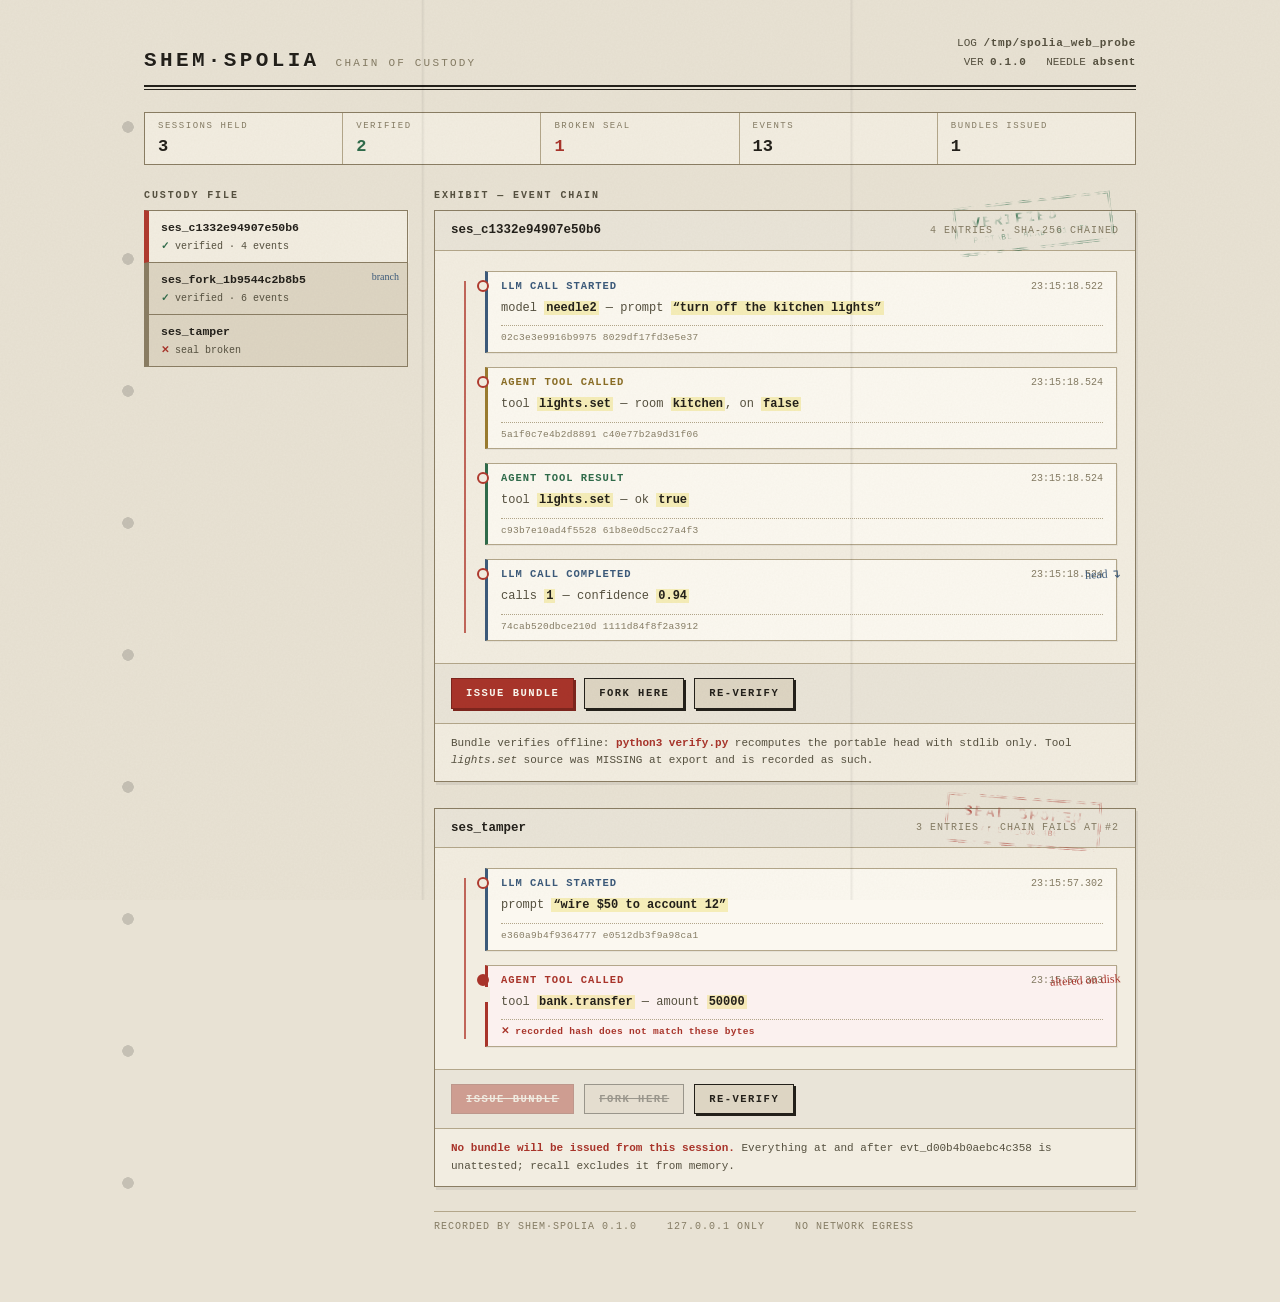
<file: design/mockup-custody.html>
<!doctype html>
<html lang="en">
<head>
<meta charset="utf-8">
<title>shem-spolia — CUSTODY</title>
<style>
/* ══════════════════════════════════════════════════════════════════
   DIRECTION B — "CUSTODY"
   Chain of custody. Evidence bag, docket sheet, rubber stamp, red thread.

   The argument: this tool's output is an EXHIBIT. A bundle gets handed to
   someone who wasn't there and has no reason to trust you. Every dark
   developer-tool UI says "telemetry"; a custody sheet says "evidence,
   and here's who touched it." It also inverts the entire dark-IDE
   convention, which is the fastest way to not look AI-averaged.
   ══════════════════════════════════════════════════════════════════ */

:root{
  --paper:     #e8e2d4;   /* manila stock */
  --paper-2:   #f2ede1;   /* index card, lighter */
  --paper-3:   #ddd5c3;   /* folder tab / recessed */
  --fiber:     #c9bfa8;
  --rule:      #b3a68a;
  --rule-hard: #8a7d63;

  --ink:       #23201a;   /* typewriter ribbon black, warm */
  --ink-2:     #55503f;
  --ink-3:     #857c64;

  --stamp-red: #a8342a;   /* rubber stamp, under-inked */
  --stamp-grn: #2f6b4a;
  --thread:    #b03a2e;   /* the red string */
  --pencil:    #3c5a7a;   /* blue annotation pencil */
  --highlight: #e8d44a55;

  --ff-type: "Courier New",ui-monospace,monospace;   /* the whole UI is typed */
  --ff-hand: "Segoe Script","Bradley Hand",cursive;
}

*,*::before,*::after{box-sizing:border-box;margin:0;padding:0}

body{
  min-height:100vh;background:var(--paper);color:var(--ink);
  font:400 13px/1.6 var(--ff-type);
  position:relative;
}
/* paper fiber — coarse, low-contrast, non-repeating enough to read as stock */
body::before{
  content:"";position:fixed;inset:0;pointer-events:none;z-index:900;opacity:.5;
  mix-blend-mode:multiply;
  background-image:url("data:image/svg+xml,%3Csvg xmlns='http://www.w3.org/2000/svg' width='300' height='300'%3E%3Cfilter id='f'%3E%3CfeTurbulence type='fractalNoise' baseFrequency='.55' numOctaves='5'/%3E%3CfeColorMatrix values='0 0 0 0 .55 0 0 0 0 .5 0 0 0 0 .4 0 0 0 .14 0'/%3E%3C/filter%3E%3Crect width='300' height='300' filter='url(%23f)'/%3E%3C/svg%3E");
}
/* the fold: this sheet was folded in thirds before it got to you */
body::after{
  content:"";position:fixed;inset:0;pointer-events:none;z-index:899;
  background:linear-gradient(90deg,#00000000 32.9%,#0000000f 33%,#00000000 33.2%,
                                    #00000000 66.4%,#0000000f 66.5%,#00000000 66.7%);
}

.sheet{max-width:1060px;margin:0 auto;padding:0 34px 70px;position:relative;z-index:1}

/* ── the punched holes down the left margin ── */
.sheet::before{
  content:"";position:absolute;left:11px;top:120px;bottom:60px;width:14px;
  background-image:radial-gradient(circle at 7px 7px, #00000026 0 5.5px, #ffffff00 6px);
  background-size:14px 132px;background-repeat:repeat-y;
}

/* ── docket head ── */
.docket{padding:34px 0 14px;border-bottom:2px solid var(--ink);margin-bottom:2px}
.docket .line{display:flex;align-items:flex-end;gap:16px}
.docket h1{
  font:700 21px/1 var(--ff-type);letter-spacing:.16em;text-transform:uppercase;
  /* letterpress: pressed into the stock, not floating on it */
  text-shadow:0 1px 0 #ffffff70;
}
.docket .sub{font:400 11px/1 var(--ff-type);letter-spacing:.2em;text-transform:uppercase;color:var(--ink-3);padding-bottom:2px}
.docket .no{margin-left:auto;font:400 11px/1.7 var(--ff-type);color:var(--ink-2);text-align:right}
.docket .no b{letter-spacing:.06em}
.underline2{height:1px;background:var(--ink);margin-bottom:22px}

/* ── the counts, as a filled-in form row ── */
.form{display:flex;gap:0;border:1px solid var(--rule-hard);margin-bottom:26px;background:var(--paper-2)}
.field{flex:1;padding:9px 13px;border-right:1px solid var(--rule)}
.field:last-child{border-right:0}
.field .k{font:400 9px/1 var(--ff-type);letter-spacing:.17em;text-transform:uppercase;color:var(--ink-3)}
.field .v{font:700 17px/1 var(--ff-type);margin-top:7px;font-variant-numeric:tabular-nums}
.field .v.red{color:var(--stamp-red)}
.field .v.grn{color:var(--stamp-grn)}

.grid{display:grid;grid-template-columns:264px 1fr;gap:26px;align-items:start}

/* ── left: the folder tabs ── */
.tabs h2,.exhibit h2{
  font:700 10px/1 var(--ff-type);letter-spacing:.19em;text-transform:uppercase;
  color:var(--ink-2);margin-bottom:9px;
}
.tab{
  display:block;width:100%;text-align:left;cursor:pointer;font:inherit;color:inherit;
  background:var(--paper-3);
  border:1px solid var(--rule-hard);border-left:5px solid var(--rule-hard);
  padding:10px 12px;margin-bottom:-1px;position:relative;
  transition:background .1s,border-left-color .1s;
}
.tab:hover{background:#e4dccb}
.tab.sel{
  background:var(--paper-2);border-left-color:var(--thread);
  box-shadow:1px 0 0 var(--paper-2);z-index:2;
}
.tab .id{font:700 11.5px/1.3 var(--ff-type);word-break:break-all}
.tab .st{margin-top:6px;font:400 10px/1 var(--ff-type);color:var(--ink-2);display:flex;align-items:center;gap:6px}
.tick{font-weight:700}
.tick.ok{color:var(--stamp-grn)}
.tick.bad{color:var(--stamp-red)}
.tab .clip{
  position:absolute;right:8px;top:9px;font:400 10px/1 var(--ff-type);
  color:var(--pencil);font-family:var(--ff-hand);
}

/* ── right: the exhibit sheet ── */
.exhibit{position:relative}
.card{
  background:var(--paper-2);border:1px solid var(--rule-hard);
  padding:0;box-shadow:2px 3px 0 #00000012;
}
.cardhead{
  padding:13px 16px;border-bottom:1px solid var(--rule);
  display:flex;align-items:center;gap:14px;background:#0000000a;
}
.cardhead .sid{font:700 12.5px/1 var(--ff-type)}
.cardhead .meta{margin-left:auto;font:400 10px/1 var(--ff-type);color:var(--ink-3);letter-spacing:.1em;text-transform:uppercase}

/* ── THE STAMP. Rotated, rough, over-printed on the sheet. ── */
.stamp{
  position:absolute;right:22px;top:-12px;z-index:5;
  font:700 15px/1 var(--ff-type);letter-spacing:.13em;text-transform:uppercase;
  color:var(--stamp-grn);border:3px double var(--stamp-grn);
  padding:8px 15px 7px;transform:rotate(-6.5deg);
  opacity:.82;   /* under-inked */
  /* the roughness: a hard mask breaks the border and the glyph edges */
  -webkit-mask-image:url("data:image/svg+xml,%3Csvg xmlns='http://www.w3.org/2000/svg' width='160' height='60'%3E%3Cfilter id='r'%3E%3CfeTurbulence type='fractalNoise' baseFrequency='.09' numOctaves='3'/%3E%3CfeColorMatrix values='0 0 0 0 0 0 0 0 0 0 0 0 0 0 0 0 0 0 -2.2 1.25'/%3E%3C/filter%3E%3Crect width='160' height='60' filter='url(%23r)'/%3E%3C/svg%3E");
  mask-image:url("data:image/svg+xml,%3Csvg xmlns='http://www.w3.org/2000/svg' width='160' height='60'%3E%3Cfilter id='r'%3E%3CfeTurbulence type='fractalNoise' baseFrequency='.09' numOctaves='3'/%3E%3CfeColorMatrix values='0 0 0 0 0 0 0 0 0 0 0 0 0 0 0 0 0 0 -2.2 1.25'/%3E%3C/filter%3E%3Crect width='160' height='60' filter='url(%23r)'/%3E%3C/svg%3E");
}
.stamp small{display:block;font:400 8px/1.4 var(--ff-type);letter-spacing:.1em;margin-top:3px;text-align:center}
.stamp.void{color:var(--stamp-red);border-color:var(--stamp-red);transform:rotate(4deg);right:34px}

/* ── the chain, strung on red thread ── */
.log{padding:20px 18px 8px;position:relative}
.log::before{ /* the thread */
  content:"";position:absolute;left:29px;top:30px;bottom:30px;width:2px;
  background:var(--thread);opacity:.75;
}
.entry{position:relative;padding-left:32px;margin-bottom:14px}
.entry .knot{
  position:absolute;left:24px;top:9px;width:12px;height:12px;border-radius:50%;
  background:var(--paper-2);border:2px solid var(--thread);z-index:2;
}
.entry.cut .knot{background:var(--stamp-red);border-color:var(--stamp-red)}
/* the thread is severed at the tamper point */
.entry.cut::after{
  content:"";position:absolute;left:23px;top:22px;width:14px;height:15px;
  background:var(--paper-2);z-index:1;
}

.slipcard{
  border:1px solid var(--rule);border-left:3px solid var(--rule-hard);
  background:#fbf8f0;padding:9px 13px;box-shadow:1px 1px 0 #0000000d;
}
.entry.llm    .slipcard{border-left-color:var(--pencil)}
.entry.tool   .slipcard{border-left-color:#9a7b2e}
.entry.result .slipcard{border-left-color:var(--stamp-grn)}
.entry.cut    .slipcard{border-left-color:var(--stamp-red);background:#fbf1ef}

.slipcard .r1{display:flex;align-items:baseline;gap:11px}
.slipcard .ty{font:700 10.5px/1 var(--ff-type);letter-spacing:.09em;text-transform:uppercase}
.entry.llm .ty{color:var(--pencil)}.entry.tool .ty{color:#8a6d24}
.entry.result .ty{color:var(--stamp-grn)}.entry.cut .ty{color:var(--stamp-red)}
.slipcard .tm{margin-left:auto;font:400 10px/1 var(--ff-type);color:var(--ink-3);font-variant-numeric:tabular-nums}
.slipcard .bd{margin-top:7px;font:400 12px/1.55 var(--ff-type);color:var(--ink-2)}
.slipcard .bd em{font-style:normal;font-weight:700;color:var(--ink);background:var(--highlight);padding:0 2px}
.slipcard .hx{
  margin-top:8px;font:400 9.5px/1 var(--ff-type);color:var(--ink-3);
  letter-spacing:.03em;border-top:1px dotted var(--rule);padding-top:7px;
}
.entry.cut .hx{color:var(--stamp-red);font-weight:700}
/* the pencil annotation, in the margin, by hand */
.margin-note{
  position:absolute;right:-4px;top:6px;font-family:var(--ff-hand);
  font-size:12px;color:var(--pencil);transform:rotate(-3deg);
}

/* ── actions: stamped buttons, not chrome ── */
.strip{display:flex;gap:10px;padding:14px 16px;border-top:1px solid var(--rule);background:#0000000a}
button.st{
  font:700 10.5px/1 var(--ff-type);letter-spacing:.14em;text-transform:uppercase;
  color:var(--ink);background:var(--paper-3);cursor:pointer;
  border:1px solid var(--ink);padding:9px 14px;
  box-shadow:2px 2px 0 var(--ink);transition:transform .05s,box-shadow .05s;
}
button.st:hover{background:#e6ddc9}
button.st:active{transform:translate(2px,2px);box-shadow:0 0 0 var(--ink)}
button.st.go{background:var(--stamp-red);color:#fbf8f0;border-color:#7d251d;box-shadow:2px 2px 0 #7d251d}
button.st:disabled{
  opacity:.4;cursor:not-allowed;box-shadow:none;transform:none;
  text-decoration:line-through;
}
.finding{
  padding:11px 16px;font:400 11px/1.6 var(--ff-type);color:var(--ink-2);
  border-top:1px solid var(--rule);
}
.finding b{color:var(--stamp-red)}
.sig{
  margin-top:24px;padding-top:10px;border-top:1px solid var(--rule);
  display:flex;gap:30px;font:400 10px/1 var(--ff-type);color:var(--ink-3);
  letter-spacing:.1em;text-transform:uppercase;
}
</style>
</head>
<body>
<div class="sheet">

  <div class="docket">
    <div class="line">
      <h1>Shem&middot;Spolia</h1>
      <span class="sub">chain of custody</span>
      <div class="no">
        LOG <b>/tmp/spolia_web_probe</b><br>
        VER <b>0.1.0</b> &nbsp; NEEDLE <b>absent</b>
      </div>
    </div>
  </div>
  <div class="underline2"></div>

  <div class="form">
    <div class="field"><div class="k">sessions held</div><div class="v">3</div></div>
    <div class="field"><div class="k">verified</div><div class="v grn">2</div></div>
    <div class="field"><div class="k">broken seal</div><div class="v red">1</div></div>
    <div class="field"><div class="k">events</div><div class="v">13</div></div>
    <div class="field"><div class="k">bundles issued</div><div class="v">1</div></div>
  </div>

  <div class="grid">

    <aside class="tabs">
      <h2>custody file</h2>
      <button class="tab sel">
        <div class="id">ses_c1332e94907e50b6</div>
        <div class="st"><span class="tick ok">✓</span> verified &middot; 4 events</div>
      </button>
      <button class="tab">
        <div class="id">ses_fork_1b9544c2b8b5</div>
        <div class="st"><span class="tick ok">✓</span> verified &middot; 6 events</div>
        <div class="clip">branch</div>
      </button>
      <button class="tab">
        <div class="id">ses_tamper</div>
        <div class="st"><span class="tick bad">✕</span> seal broken</div>
      </button>
    </aside>

    <main class="exhibit">
      <h2>exhibit — event chain</h2>

      <div class="card" style="position:relative">
        <div class="stamp">verified<small>portable head a81dff08</small></div>

        <div class="cardhead">
          <span class="sid">ses_c1332e94907e50b6</span>
          <span class="meta">4 entries &middot; sha-256 chained</span>
        </div>

        <div class="log">
          <div class="entry llm">
            <div class="knot"></div>
            <div class="slipcard">
              <div class="r1"><span class="ty">llm call started</span><span class="tm">23:15:18.522</span></div>
              <div class="bd">model <em>needle2</em> &mdash; prompt <em>“turn off the kitchen lights”</em></div>
              <div class="hx">02c3e3e9916b9975 8029df17fd3e5e37</div>
            </div>
          </div>
          <div class="entry tool">
            <div class="knot"></div>
            <div class="slipcard">
              <div class="r1"><span class="ty">agent tool called</span><span class="tm">23:15:18.524</span></div>
              <div class="bd">tool <em>lights.set</em> &mdash; room <em>kitchen</em>, on <em>false</em></div>
              <div class="hx">5a1f0c7e4b2d8891 c40e77b2a9d31f06</div>
            </div>
          </div>
          <div class="entry result">
            <div class="knot"></div>
            <div class="slipcard">
              <div class="r1"><span class="ty">agent tool result</span><span class="tm">23:15:18.524</span></div>
              <div class="bd">tool <em>lights.set</em> &mdash; ok <em>true</em></div>
              <div class="hx">c93b7e10ad4f5528 61b8e0d5cc27a4f3</div>
            </div>
          </div>
          <div class="entry llm">
            <div class="knot"></div>
            <span class="margin-note">head ↴</span>
            <div class="slipcard">
              <div class="r1"><span class="ty">llm call completed</span><span class="tm">23:15:18.524</span></div>
              <div class="bd">calls <em>1</em> &mdash; confidence <em>0.94</em></div>
              <div class="hx">74cab520dbce210d 1111d84f8f2a3912</div>
            </div>
          </div>
        </div>

        <div class="strip">
          <button class="st go">issue bundle</button>
          <button class="st">fork here</button>
          <button class="st">re-verify</button>
        </div>
        <div class="finding">
          Bundle verifies offline: <b>python3 verify.py</b> recomputes the portable head with
          stdlib only. Tool <em>lights.set</em> source was MISSING at export and is recorded as such.
        </div>
      </div>

      <div style="height:26px"></div>

      <div class="card" style="position:relative">
        <div class="stamp void">seal broken<small>at evt_d00b4b0a</small></div>
        <div class="cardhead">
          <span class="sid">ses_tamper</span>
          <span class="meta">3 entries &middot; chain fails at #2</span>
        </div>
        <div class="log">
          <div class="entry llm">
            <div class="knot"></div>
            <div class="slipcard">
              <div class="r1"><span class="ty">llm call started</span><span class="tm">23:15:57.302</span></div>
              <div class="bd">prompt <em>“wire $50 to account 12”</em></div>
              <div class="hx">e360a9b4f9364777 e0512db3f9a98ca1</div>
            </div>
          </div>
          <div class="entry cut">
            <div class="knot"></div>
            <span class="margin-note" style="color:var(--stamp-red)">altered on disk</span>
            <div class="slipcard">
              <div class="r1"><span class="ty">agent tool called</span><span class="tm">23:15:57.303</span></div>
              <div class="bd">tool <em>bank.transfer</em> &mdash; amount <em>50000</em></div>
              <div class="hx">✕ recorded hash does not match these bytes</div>
            </div>
          </div>
        </div>
        <div class="strip">
          <button class="st go" disabled>issue bundle</button>
          <button class="st" disabled>fork here</button>
          <button class="st">re-verify</button>
        </div>
        <div class="finding">
          <b>No bundle will be issued from this session.</b> Everything at and after
          evt_d00b4b0aebc4c358 is unattested; recall excludes it from memory.
        </div>
      </div>

      <div class="sig">
        <span>recorded by shem&middot;spolia 0.1.0</span>
        <span>127.0.0.1 only</span>
        <span>no network egress</span>
      </div>
    </main>
  </div>
</div>
</body>
</html>
</file>
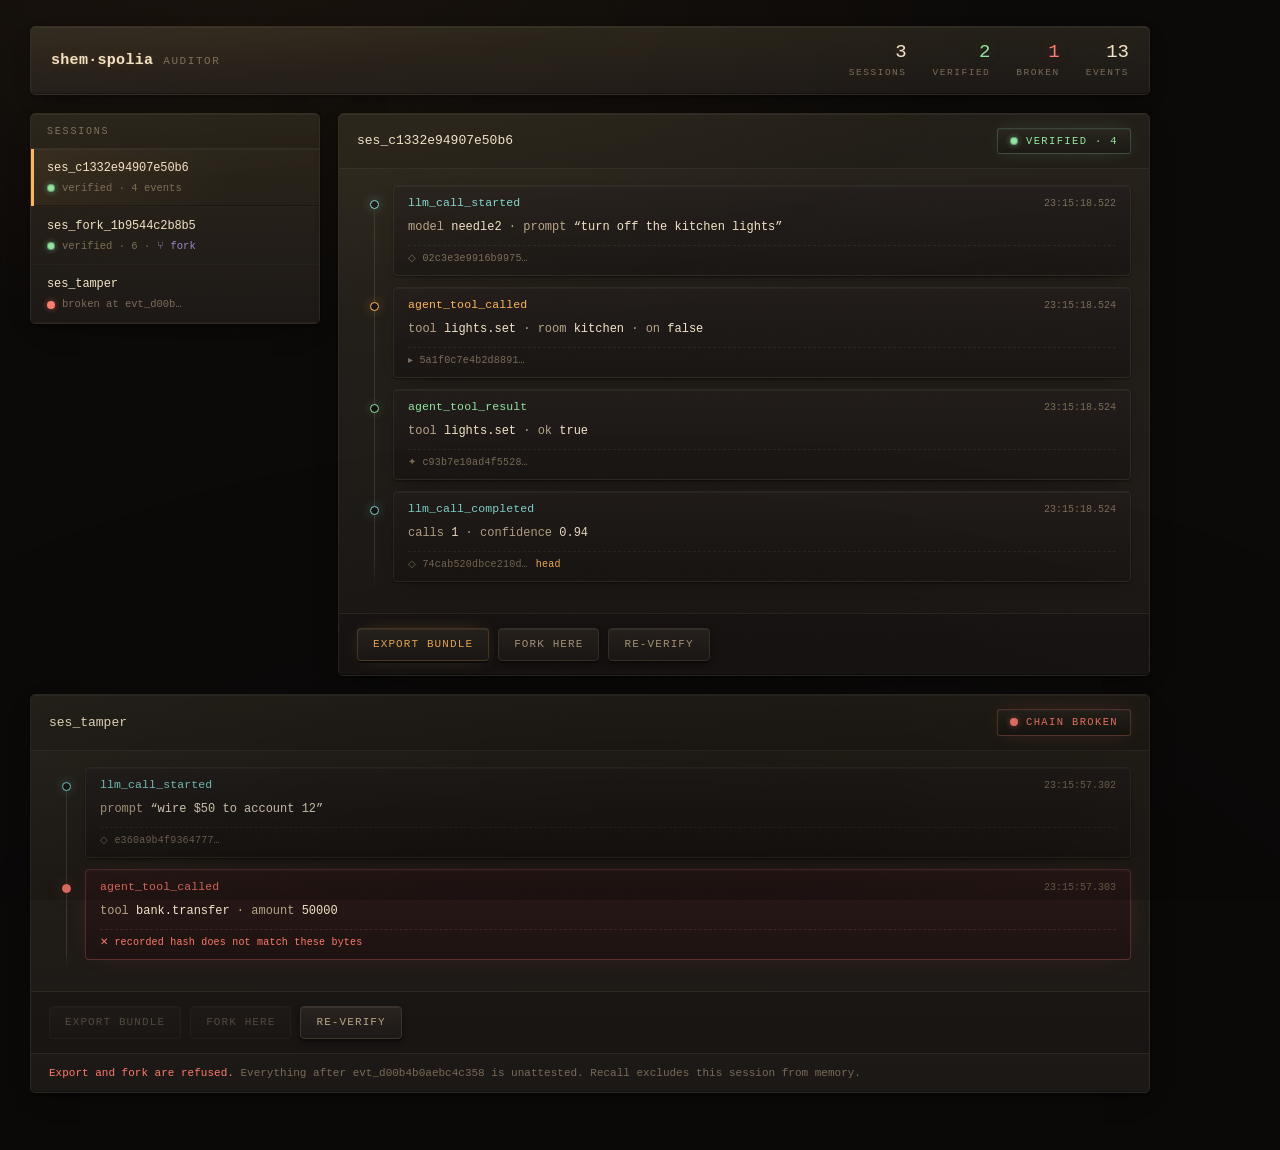
<file: design/mockup-lamplight.html>
<!doctype html>
<html lang="en">
<head>
<meta charset="utf-8">
<title>shem-spolia — LAMPLIGHT</title>
<style>
/* ══════════════════════════════════════════════════════════════════
   DIRECTION A — "LAMPLIGHT"
   Matte obsidian. Warm phosphor. Real grain. Tactile depth.
   A cozy instrument on a desk at 2am, not a dashboard in a browser.
   ══════════════════════════════════════════════════════════════════ */

:root{
  /* Obsidian, warmed — never blue-slate. Base hue sits at 40deg (amber-ash). */
  --void:      #0b0908;
  --pit:       #141110;
  --plate:     #1c1816;
  --plate-hi:  #242018;
  --rule:      #2e2822;
  --rule-hot:  #3d342a;

  /* Text is LIGHT, literally — it glows because it's lit, not because it's colored. */
  --lamp:      #f2e3c8;   /* primary — warm bulb white */
  --lamp-2:    #b6a487;   /* secondary — dimmed filament */
  --lamp-3:    #7a6b56;   /* tertiary — barely lit */

  /* Phosphor semantics. Each is a light source, each carries a glyph. */
  --ok:        #8ee6a0;
  --ok-glow:   #8ee6a03d;
  --bad:       #ff7a6b;
  --bad-glow:  #ff7a6b40;
  --warn:      #f0c274;
  --warn-glow: #f0c27438;
  --amber:     #ffb454;
  --violet:    #b79ff0;
  --cyan:      #7fd8d0;

  --ff-ui: ui-sans-serif,-apple-system,"Segoe UI",Inter,system-ui,sans-serif;
  --ff-mono: "SF Mono",ui-monospace,"JetBrains Mono",Menlo,monospace;
}

*,*::before,*::after{box-sizing:border-box;margin:0;padding:0}

/* ── The grain. Two layers: fine film grain + a slow warm vignette.
      This is the whole point of the direction — vector flatness broken by
      something that behaves like a physical surface under a lamp. ── */
body{
  min-height:100vh;
  background:var(--void);
  color:var(--lamp);
  font:400 13.5px/1.55 var(--ff-ui);
  -webkit-font-smoothing:antialiased;
  position:relative;
  padding:0;
}
body::before{
  content:"";position:fixed;inset:0;pointer-events:none;z-index:999;
  opacity:.055;mix-blend-mode:overlay;
  background-image:url("data:image/svg+xml,%3Csvg xmlns='http://www.w3.org/2000/svg' width='220' height='220'%3E%3Cfilter id='n'%3E%3CfeTurbulence type='fractalNoise' baseFrequency='.82' numOctaves='4' stitchTiles='stitch'/%3E%3C/filter%3E%3Crect width='220' height='220' filter='url(%23n)'/%3E%3C/svg%3E");
}
/* the lamp itself: an off-center warm pool, so the top-left of the page
   reads as "nearer the light" and the corners fall away */
body::after{
  content:"";position:fixed;inset:0;pointer-events:none;z-index:998;
  background:
    radial-gradient(120% 90% at 18% -10%, #ffb45410 0%, transparent 55%),
    radial-gradient(140% 120% at 50% 120%, #00000066 0%, transparent 60%);
}

.wrap{max-width:1180px;padding:26px 30px 60px}

/* ── header: a machined faceplate ── */
.plate{
  background:linear-gradient(180deg,var(--plate-hi),var(--plate));
  border:1px solid var(--rule);
  border-radius:5px;
  box-shadow:
    inset 0 1px 0 #ffffff0d,          /* top bevel catches the lamp */
    inset 0 -1px 0 #00000060,
    0 1px 2px #00000080,
    0 8px 24px -12px #000000cc;
  position:relative;
}
.plate::after{ /* faint glass sheen across the upper third */
  content:"";position:absolute;inset:0;border-radius:5px;pointer-events:none;
  background:linear-gradient(172deg,#ffffff07 0%,#ffffff00 38%);
}

header.plate{padding:16px 20px;display:flex;align-items:center;gap:22px;margin-bottom:18px}
.brand{display:flex;align-items:baseline;gap:10px}
.brand b{
  font:600 15px/1 var(--ff-mono);letter-spacing:.02em;
  color:var(--lamp);
  text-shadow:0 0 18px #ffb45433, 0 0 3px #ffb4541f;
}
.brand span{font:400 11px/1 var(--ff-mono);color:var(--lamp-3);letter-spacing:.14em;text-transform:uppercase}

.readout{margin-left:auto;display:flex;gap:26px;align-items:center}
.stat{text-align:right}
.stat .n{
  display:block;font:500 19px/1 var(--ff-mono);color:var(--lamp);
  text-shadow:0 0 14px #f2e3c826;
  font-variant-numeric:tabular-nums;
}
.stat .n.on{color:var(--ok);text-shadow:0 0 16px var(--ok-glow)}
.stat .n.off{color:var(--bad);text-shadow:0 0 16px var(--bad-glow)}
.stat .k{display:block;font:400 9.5px/1 var(--ff-mono);color:var(--lamp-3);letter-spacing:.16em;text-transform:uppercase;margin-top:6px}

/* ── the lamp pilot: a real indicator with a hot core and a bloom ── */
.pilot{width:8px;height:8px;border-radius:50%;flex:none;position:relative}
.pilot::after{content:"";position:absolute;inset:-5px;border-radius:50%}
.pilot.ok{background:var(--ok);box-shadow:0 0 0 1px #0006 inset}
.pilot.ok::after{background:radial-gradient(circle,var(--ok-glow),transparent 70%)}
.pilot.bad{background:var(--bad)}
.pilot.bad::after{background:radial-gradient(circle,var(--bad-glow),transparent 70%)}
.pilot.warn{background:var(--warn)}
.pilot.warn::after{background:radial-gradient(circle,var(--warn-glow),transparent 70%)}

.cols{display:grid;grid-template-columns:290px 1fr;gap:18px;align-items:start}

/* ── session list: pressed-in slots ── */
.rail{padding:0;overflow:hidden}
.rail h2,.pane h2{
  font:500 10px/1 var(--ff-mono);letter-spacing:.18em;text-transform:uppercase;
  color:var(--lamp-3);padding:13px 16px 11px;border-bottom:1px solid var(--rule);
  background:#00000026;
}
.slot{
  display:block;width:100%;text-align:left;background:none;border:0;
  border-bottom:1px solid #241f1b;
  padding:12px 16px;cursor:pointer;color:inherit;font:inherit;
  transition:background .12s ease, box-shadow .12s ease;
}
.slot:hover{background:#ffffff05}
.slot.sel{
  background:linear-gradient(90deg,#ffb4540e,transparent 70%);
  /* the lit edge: this row is under the lamp */
  box-shadow:inset 3px 0 0 var(--amber), inset 0 1px 0 #ffffff08, inset 0 -1px 0 #00000050;
}
.slot .id{font:500 12px/1.3 var(--ff-mono);color:var(--lamp);letter-spacing:-.01em}
.slot.sel .id{text-shadow:0 0 12px #ffb45433}
.slot .meta{display:flex;align-items:center;gap:7px;margin-top:7px;font:400 10.5px/1 var(--ff-mono);color:var(--lamp-3)}
.slot .fork{color:var(--violet);opacity:.8}

/* ── the chain: events as illuminated paper slips ── */
.pane{padding:0}
.chainhead{
  padding:14px 18px;border-bottom:1px solid var(--rule);
  display:flex;align-items:center;gap:14px;background:#00000026;
}
.chainhead .sid{font:500 13px/1 var(--ff-mono);color:var(--lamp)}
.verdict{
  margin-left:auto;display:inline-flex;align-items:center;gap:8px;
  font:500 10.5px/1 var(--ff-mono);letter-spacing:.13em;text-transform:uppercase;
  padding:7px 12px;border-radius:3px;
  border:1px solid var(--rule-hot);
  background:linear-gradient(180deg,#ffffff08,#00000030);
  box-shadow:inset 0 1px 0 #ffffff0a, 0 1px 2px #00000070;
}
.verdict.ok{color:var(--ok);border-color:#8ee6a038;box-shadow:inset 0 1px 0 #ffffff0a,0 0 20px -6px var(--ok-glow)}
.verdict.bad{color:var(--bad);border-color:#ff7a6b45;box-shadow:inset 0 1px 0 #ffffff0a,0 0 22px -6px var(--bad-glow)}

.events{padding:16px 18px 20px;position:relative}
/* the spine the slips hang from */
.events::before{
  content:"";position:absolute;left:35px;top:24px;bottom:24px;width:1px;
  background:linear-gradient(180deg,transparent,var(--rule-hot) 8%,var(--rule-hot) 92%,transparent);
}

.ev{position:relative;padding-left:36px;margin-bottom:11px}
.ev .node{
  position:absolute;left:13px;top:15px;width:9px;height:9px;border-radius:50%;
  background:var(--pit);border:1.5px solid var(--lamp-3);
}
.ev.llm    .node{border-color:var(--cyan);  box-shadow:0 0 11px #7fd8d055}
.ev.tool   .node{border-color:var(--amber); box-shadow:0 0 11px #ffb45455}
.ev.result .node{border-color:var(--ok);    box-shadow:0 0 11px var(--ok-glow)}
.ev.broke  .node{border-color:var(--bad);background:var(--bad);box-shadow:0 0 16px var(--bad-glow)}

/* the slip: illuminated paper. inset top-light, dropped bottom-shadow. */
.slip{
  background:linear-gradient(180deg,#211c19,#191512);
  border:1px solid var(--rule);border-radius:4px;padding:11px 14px;
  box-shadow:inset 0 1px 0 #ffffff09, 0 1px 2px #00000070, 0 6px 18px -14px #000;
  transition:transform .1s ease, box-shadow .1s ease;
}
.slip:hover{box-shadow:inset 0 1px 0 #ffffff0e, 0 2px 6px #00000090, 0 10px 26px -16px #000}
.ev.broke .slip{
  border-color:#ff7a6b3d;
  background:linear-gradient(180deg,#2a1917,#1d1311);
  box-shadow:inset 0 1px 0 #ffffff09, 0 0 30px -14px var(--bad-glow);
}
.slip .row1{display:flex;align-items:baseline;gap:11px}
.slip .type{font:500 11.5px/1 var(--ff-mono);letter-spacing:.01em}
.ev.llm .type{color:var(--cyan)}.ev.tool .type{color:var(--amber)}
.ev.result .type{color:var(--ok)}.ev.broke .type{color:var(--bad)}
.slip .t{margin-left:auto;font:400 10px/1 var(--ff-mono);color:var(--lamp-3);font-variant-numeric:tabular-nums}
.slip .body{
  margin-top:9px;font:400 12px/1.5 var(--ff-mono);color:var(--lamp-2);
  word-break:break-word;
}
.slip .body em{color:var(--lamp);font-style:normal}
.slip .hash{
  margin-top:9px;padding-top:8px;border-top:1px dashed #ffffff0f;
  font:400 10px/1 var(--ff-mono);color:var(--lamp-3);letter-spacing:.02em;
  display:flex;gap:8px;align-items:center;
}
.ev.broke .hash{color:var(--bad);border-top-color:#ff7a6b26}

/* ── tactile buttons. real inset on press. ── */
.acts{display:flex;gap:9px;padding:14px 18px;border-top:1px solid var(--rule);background:#00000026}
button.tac{
  font:500 11px/1 var(--ff-mono);letter-spacing:.1em;text-transform:uppercase;
  color:var(--lamp-2);padding:10px 15px;border-radius:4px;cursor:pointer;
  border:1px solid var(--rule-hot);
  background:linear-gradient(180deg,#2a241f,#1d1917);
  box-shadow:inset 0 1px 0 #ffffff12, 0 2px 0 #0e0c0b, 0 3px 6px #00000070;
  transform:translateY(0);
  transition:transform .06s ease, box-shadow .06s ease, color .12s ease;
}
button.tac:hover{color:var(--lamp);border-color:#4a3f33}
button.tac:active{
  /* the press: the key travels 2px and the shadow goes inside it */
  transform:translateY(2px);
  box-shadow:inset 0 2px 4px #000000a0, inset 0 1px 0 #00000060;
  background:linear-gradient(180deg,#1a1614,#221d1a);
}
button.tac.warm{color:var(--amber);border-color:#ffb45433;box-shadow:inset 0 1px 0 #ffffff12,0 2px 0 #0e0c0b,0 0 20px -8px #ffb45466}
button.tac:disabled{opacity:.35;cursor:not-allowed;box-shadow:inset 0 1px 0 #ffffff08}

.note{padding:11px 18px;font:400 11px/1.5 var(--ff-mono);color:var(--lamp-3);border-top:1px solid var(--rule)}
.note b{color:var(--bad);font-weight:500}
</style>
</head>
<body>
<div class="wrap">

  <header class="plate">
    <div class="brand"><b>shem·spolia</b><span>auditor</span></div>
    <div class="readout">
      <div class="stat"><span class="n">3</span><span class="k">sessions</span></div>
      <div class="stat"><span class="n on">2</span><span class="k">verified</span></div>
      <div class="stat"><span class="n off">1</span><span class="k">broken</span></div>
      <div class="stat"><span class="n">13</span><span class="k">events</span></div>
    </div>
  </header>

  <div class="cols">

    <aside class="rail plate">
      <h2>sessions</h2>
      <button class="slot sel">
        <div class="id">ses_c1332e94907e50b6</div>
        <div class="meta"><span class="pilot ok"></span> verified · 4 events</div>
      </button>
      <button class="slot">
        <div class="id">ses_fork_1b9544c2b8b5</div>
        <div class="meta"><span class="pilot ok"></span> verified · 6 · <span class="fork">⑂ fork</span></div>
      </button>
      <button class="slot">
        <div class="id">ses_tamper</div>
        <div class="meta"><span class="pilot bad"></span> broken at evt_d00b…</div>
      </button>
    </aside>

    <main class="pane plate">
      <div class="chainhead">
        <span class="sid">ses_c1332e94907e50b6</span>
        <span class="verdict ok"><span class="pilot ok"></span> verified · 4</span>
      </div>

      <div class="events">
        <div class="ev llm">
          <div class="node"></div>
          <div class="slip">
            <div class="row1"><span class="type">llm_call_started</span><span class="t">23:15:18.522</span></div>
            <div class="body">model <em>needle2</em> · prompt <em>“turn off the kitchen lights”</em></div>
            <div class="hash">◇ 02c3e3e9916b9975…</div>
          </div>
        </div>
        <div class="ev tool">
          <div class="node"></div>
          <div class="slip">
            <div class="row1"><span class="type">agent_tool_called</span><span class="t">23:15:18.524</span></div>
            <div class="body">tool <em>lights.set</em> · room <em>kitchen</em> · on <em>false</em></div>
            <div class="hash">▸ 5a1f0c7e4b2d8891…</div>
          </div>
        </div>
        <div class="ev result">
          <div class="node"></div>
          <div class="slip">
            <div class="row1"><span class="type">agent_tool_result</span><span class="t">23:15:18.524</span></div>
            <div class="body">tool <em>lights.set</em> · ok <em>true</em></div>
            <div class="hash">✦ c93b7e10ad4f5528…</div>
          </div>
        </div>
        <div class="ev llm">
          <div class="node"></div>
          <div class="slip">
            <div class="row1"><span class="type">llm_call_completed</span><span class="t">23:15:18.524</span></div>
            <div class="body">calls <em>1</em> · confidence <em>0.94</em></div>
            <div class="hash">◇ 74cab520dbce210d… <span style="color:var(--amber)">head</span></div>
          </div>
        </div>
      </div>

      <div class="acts">
        <button class="tac warm">export bundle</button>
        <button class="tac">fork here</button>
        <button class="tac">re-verify</button>
      </div>
    </main>
  </div>

  <!-- the broken chain, shown as the UI actually renders it -->
  <div style="margin-top:18px">
    <main class="pane plate">
      <div class="chainhead">
        <span class="sid">ses_tamper</span>
        <span class="verdict bad"><span class="pilot bad"></span> chain broken</span>
      </div>
      <div class="events">
        <div class="ev llm">
          <div class="node"></div>
          <div class="slip">
            <div class="row1"><span class="type">llm_call_started</span><span class="t">23:15:57.302</span></div>
            <div class="body">prompt <em>“wire $50 to account 12”</em></div>
            <div class="hash">◇ e360a9b4f9364777…</div>
          </div>
        </div>
        <div class="ev broke">
          <div class="node"></div>
          <div class="slip">
            <div class="row1"><span class="type">agent_tool_called</span><span class="t">23:15:57.303</span></div>
            <div class="body">tool <em>bank.transfer</em> · amount <em>50000</em></div>
            <div class="hash">✕ recorded hash does not match these bytes</div>
          </div>
        </div>
      </div>
      <div class="acts">
        <button class="tac" disabled>export bundle</button>
        <button class="tac" disabled>fork here</button>
        <button class="tac">re-verify</button>
      </div>
      <div class="note">
        <b>Export and fork are refused.</b> Everything after evt_d00b4b0aebc4c358 is unattested.
        Recall excludes this session from memory.
      </div>
    </main>
  </div>

</div>
</body>
</html>
</file>
